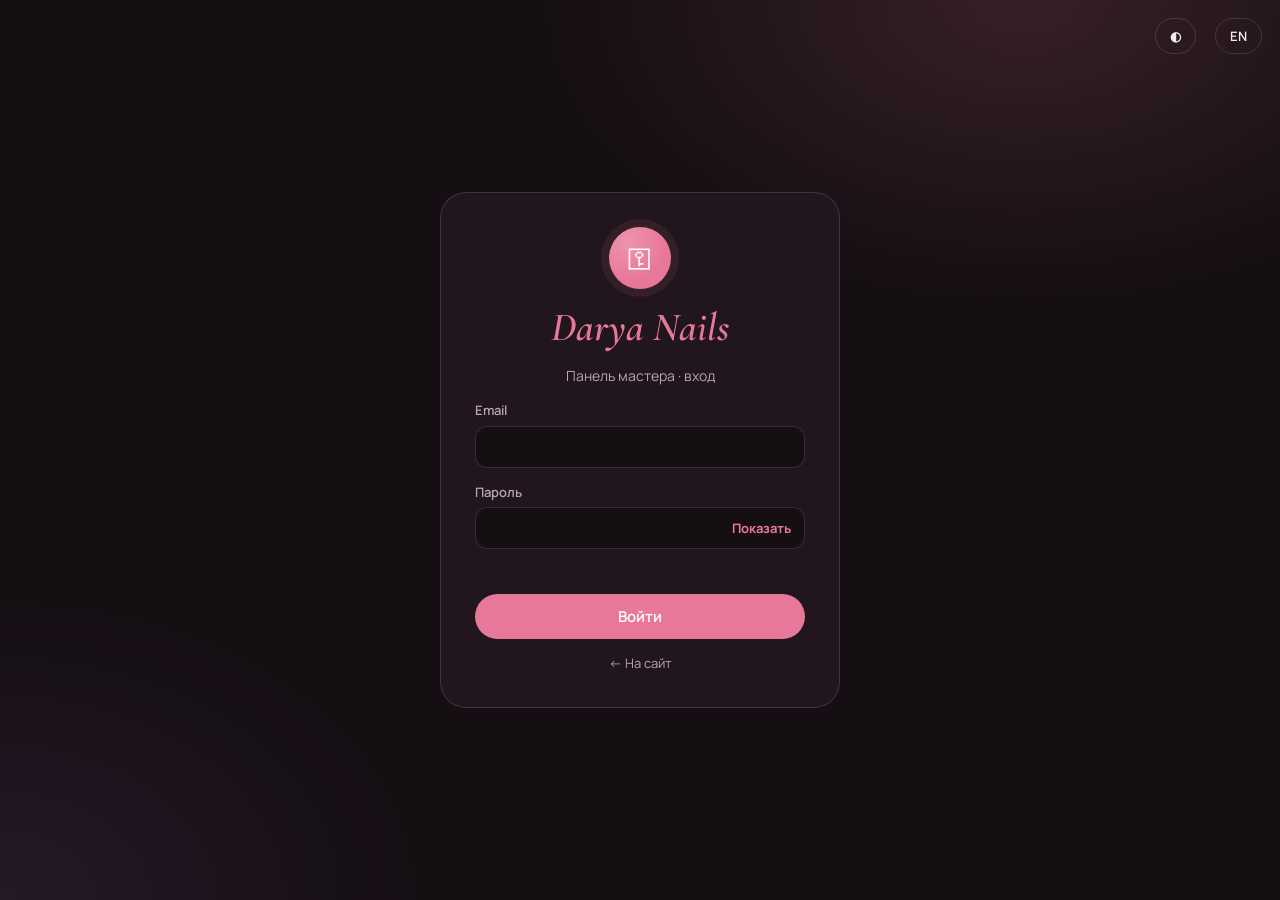
<file: admin.html>
<!DOCTYPE html>
<html lang="ru" data-theme="dark">
<head>
<meta charset="UTF-8"><meta name="viewport" content="width=device-width, initial-scale=1, viewport-fit=cover"><meta name="robots" content="noindex">
<title>Darya Nails — Dashboard</title>
<link href="https://fonts.googleapis.com/css2?family=Cormorant+Garamond:ital,wght@1,600&family=Manrope:wght@400;500;600;700&display=swap" rel="stylesheet">
<link rel="stylesheet" href="admin.css">
<script>try{document.documentElement.dataset.theme=localStorage.getItem("dnAdminTheme")||"dark"}catch(e){}</script>
</head>
<body>
<section id="login" class="login" hidden>
  <button class="ghost themebtn lg-t" type="button" aria-label="Theme">◐</button><button class="ghost langbtn lg-l" type="button">EN</button>
  <form id="lf" class="lcard">
    <div class="lock">⚿</div><div class="logo">Darya Nails</div><p class="mut">Studio dashboard · sign in</p>
    <label>Email<input name="email" type="email" autocomplete="username" required></label>
    <label>Password<span class="pw"><input name="pass" type="password" autocomplete="current-password" required><button class="eye" type="button" id="eye">Show</button></span></label>
    <p class="err" id="lerr"></p><button class="btn" id="lbtn">Sign in</button>
    <a class="mut back" href="../index.html">← Back to website</a>
  </form>
</section>
<div id="app" class="app" hidden>
  <aside><div class="logo">Darya Nails</div><nav id="nav"></nav>
    <div class="side-f"><span id="who" class="mut"></span><div><button class="ghost langbtn" type="button">RU</button><button class="ghost themebtn" id="theme">◐ Theme</button><button class="ghost" id="out">Sign out</button></div></div></aside>
  <main><h1 id="title"></h1><div id="view"></div></main>
</div>
<dialog id="dlg"></dialog>
<dialog id="lb"><img id="lbi" alt=""></dialog>
<script type="module" src="admin.js"></script>
</body></html>
</file>
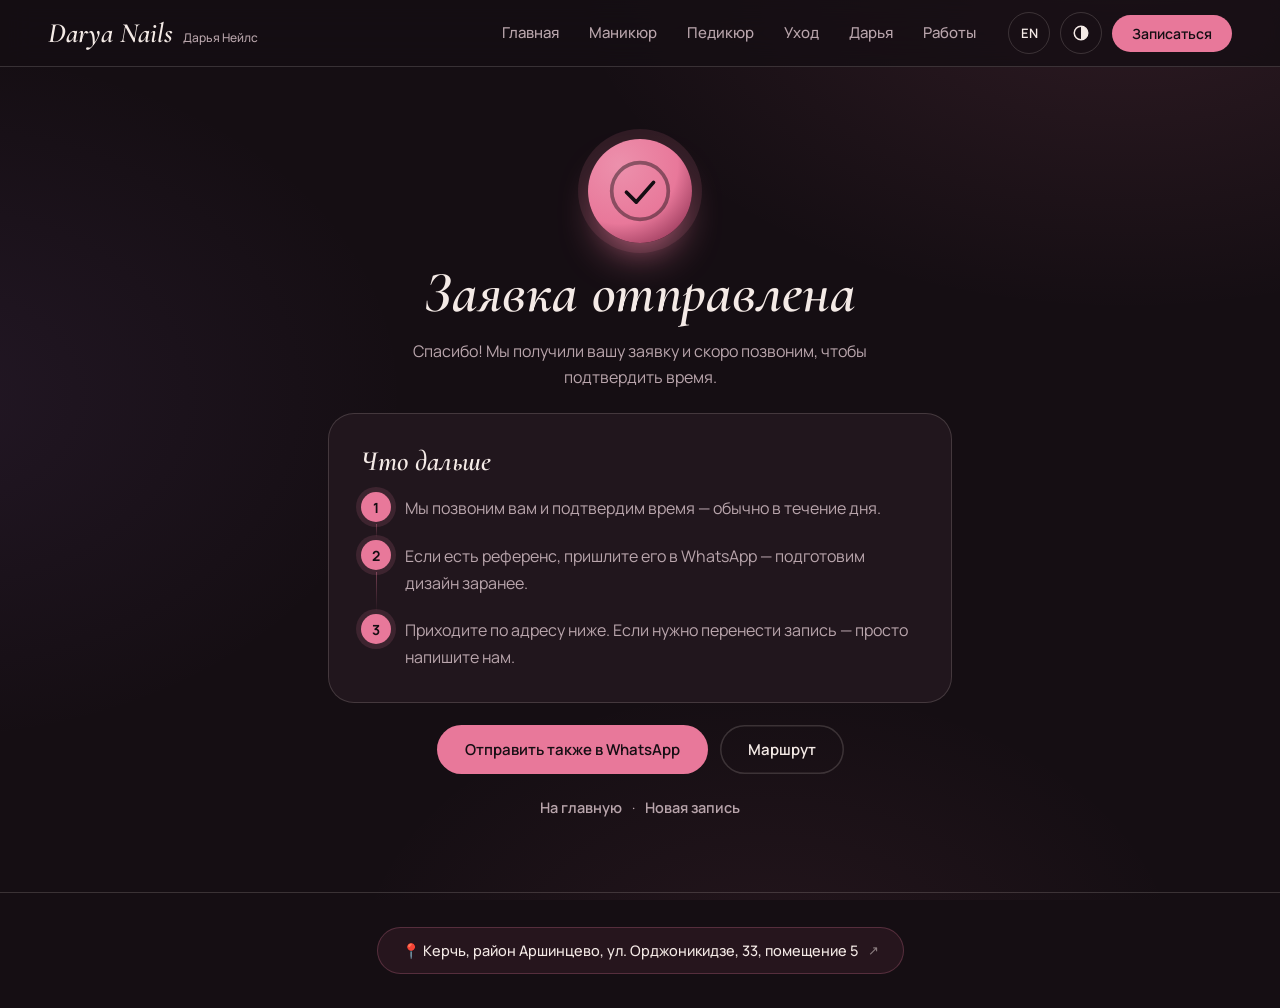
<file: success.html>
<!DOCTYPE html>
<html lang="ru" data-theme="dark">
<head>
<meta charset="UTF-8">
<meta name="viewport" content="width=device-width, initial-scale=1">
<title>Darya Nails — Заявка отправлена</title>
<meta name="robots" content="noindex">
<meta name="theme-color" content="#B0204F">
<link rel="icon" href="data:image/svg+xml,%3Csvg xmlns='http://www.w3.org/2000/svg' viewBox='0 0 100 100'%3E%3Ctext y='.9em' font-size='90'%3E%F0%9F%92%85%3C/text%3E%3C/svg%3E">
<link href="https://fonts.googleapis.com/css2?family=Cormorant+Garamond:ital,wght@0,500;0,600;1,500;1,600&family=Manrope:wght@400;500;600&subset=cyrillic,latin&display=swap" rel="stylesheet">
<script>try{document.documentElement.dataset.theme=localStorage.getItem("dnTheme2")||"dark"}catch(e){}</script>
<link rel="stylesheet" href="base.css?v=20261017">
<link rel="stylesheet" href="style.css">
<link rel="stylesheet" href="loader.css">
<link rel="stylesheet" href="success.css">
<link rel="stylesheet" href="mobile.css?v=20261017">
</head>
<body data-page="success" data-title="title.ok">
<div id="boot" role="status" aria-live="polite"><div class="boot-in"><div class="boot-logo">Darya<i>Nails</i></div><div class="boot-bar"><i></i></div><p id="bootp"></p><button class="btn o sm" type="button" onclick="location.reload()" id="bootb"></button></div></div>
<script>(function(){var ru=true;try{ru=(localStorage.getItem("dnLang")||"ru")!=="en"}catch(e){}
var p=document.getElementById("bootp"),b=document.getElementById("bootb"),n=document.getElementById("boot");
if(b)b.textContent=ru?"Обновить страницу":"Reload page";
setTimeout(function(){if(p&&document.getElementById("boot")){p.textContent=ru?"Загружаем… ещё секунду":"Loading… just a moment";p.className="show"}},1800);
setTimeout(function(){var e=document.getElementById("boot");if(e)e.classList.add("slow")},7000);
setTimeout(function(){var e=document.getElementById("boot");if(e)e.remove()},15000)})();</script>
<!-- same pink veil the home page fades in with -> the two pages feel like one continuous move -->
<div class="curtain arrive" id="arrive" aria-hidden="true"><span>Darya Nails</span></div>
<script>
(function(){
  var c=document.getElementById("arrive");
  function rm(){if(c&&c.parentNode)c.remove()}
  c.addEventListener("animationend",function(e){if(e.target===c)rm()});
  setTimeout(function(){document.body.classList.add("ready");rm()},6000);   /* safety net */
})();
</script>
<header id="hd"></header>

<main id="top">
  <div class="ok-fx" id="okfx" aria-hidden="true"></div>
  <section class="ok-wrap">
    <div class="ok-head">
      <div class="ok-badge" aria-hidden="true"><i class="ok-pulse"></i><i class="ok-pulse p2"></i>
        <svg viewBox="0 0 52 52" width="64" height="64" fill="none" stroke="currentColor" stroke-width="3" stroke-linecap="round" stroke-linejoin="round">
          <circle class="ok-ring" cx="26" cy="26" r="23"/>
          <path class="ok-tick" d="M15 27l8 8 14-16"/>
        </svg>
      </div>
      <p class="ok-no" id="okno" hidden></p>
      <h1 data-i18n="ok.h"></h1>
      <p class="ok-lead" id="oktext"></p>
    </div>

    <div class="cardx ok-card" id="okcard" hidden>
      <dl class="ok-list" id="oklist"></dl>
    </div>

    <div class="cardx ok-steps">
      <h2 data-i18n="ok.next"></h2>
      <ol class="ok-tl">
        <li><i>1</i><span data-i18n="ok.s1"></span></li>
        <li><i>2</i><span id="oks2" data-i18n="ok.s2"></span></li>
        <li><i>3</i><span data-i18n="ok.s3"></span></li>
      </ol>
    </div>

    <div class="ok-actions">
      <a class="btn" id="okwa" href="#" target="_blank" rel="noopener" data-i18n="ok.wa"></a>
      <button class="btn o" id="okcal" type="button" data-i18n="ok.cal" hidden></button>
      <a class="btn o" id="okmap" href="#" target="_blank" rel="noopener" data-i18n="ok.map"></a>
    </div>
    <div class="ok-links">
      <a href="index.html" data-i18n="ok.home"></a>
      <span aria-hidden="true">·</span>
      <a href="index.html#book" data-i18n="ok.again"></a>
    </div>
  </section>
</main>

<footer id="ft"></footer>
<script type="module" src="common.js"></script>
<script type="module" src="success.js"></script>
</body>
</html>
</file>
<file: admin.css>
:root{--bg:#FAF5F0;--card:#fff;--ink:#22141B;--mut:#6B5660;--line:rgba(34,20,27,.1);--acc:#B3204F;--soft:color-mix(in srgb,var(--acc) 9%,transparent);--ok:#1c9a5b;--warn:#c27a0a;--bad:#d4254f;--r:18px;--sh:0 14px 34px -24px rgba(120,40,70,.5)}
[data-theme=dark]{--bg:#150E13;--card:#21161D;--ink:#F4EAE6;--mut:#B9A5AC;--line:rgba(244,234,230,.14);--acc:#E8789A;--sh:none}
*{box-sizing:border-box;margin:0}[hidden]{display:none!important}
body{font:15px/1.55 Manrope,Segoe UI,Arial,sans-serif;background:var(--bg);color:var(--ink);min-height:100vh}
button,input,select,textarea{font:inherit;color:inherit}
.logo{font:italic 600 28px Cormorant Garamond,Georgia,serif;color:var(--acc)}.mut{color:var(--mut);font-size:14px}
.app{display:grid;grid-template-columns:240px 1fr;min-height:100vh}
aside{position:sticky;top:0;height:100vh;padding:22px 14px;display:flex;flex-direction:column;gap:18px;background:var(--card);border-right:1px solid var(--line)}
nav{display:grid;gap:4px}nav button{display:flex;gap:12px;align-items:center;padding:11px 14px;border:0;border-radius:12px;background:none;cursor:pointer;color:var(--mut);font-weight:600;text-align:left;transition:.25s}
nav button i{font-style:normal;width:20px;text-align:center}nav button:hover{background:var(--soft);color:var(--acc)}nav button.on{background:var(--acc);color:#fff}
.side-f{margin-top:auto;display:grid;gap:8px}.side-f div{display:flex;gap:6px}
main{padding:clamp(18px,3vw,38px);min-width:0}h1{font:italic 600 clamp(32px,4vw,44px)/1.1 Cormorant Garamond,serif;margin-bottom:22px}
.card{background:var(--card);border:1px solid var(--line);border-radius:var(--r);padding:20px;box-shadow:var(--sh)}
.grid{display:grid;gap:16px;grid-template-columns:repeat(auto-fill,minmax(230px,1fr))}.two{display:grid;gap:16px;grid-template-columns:repeat(auto-fit,minmax(300px,1fr));margin-top:16px}
.kpi b{display:block;font-size:28px;margin-top:4px}.kpi span{color:var(--mut);font-size:13px;font-weight:600}
h3{font-size:16px;margin-bottom:12px}
.bars{display:flex;align-items:flex-end;gap:12px;height:170px}.bars div{flex:1;display:flex;flex-direction:column;justify-content:flex-end;align-items:center;height:100%;gap:6px;font-size:12px;color:var(--mut)}
.bars i{width:100%;border-radius:10px 10px 4px 4px;background:linear-gradient(var(--acc),color-mix(in srgb,var(--acc) 45%,transparent));min-height:4px}
.row{display:flex;justify-content:space-between;gap:12px;align-items:center;padding:10px 0;border-bottom:1px solid var(--line)}.row:last-child{border:0}
.btn,.ghost,.sm{border:0;cursor:pointer;border-radius:99px;font-weight:600;transition:.25s}
.btn{background:var(--acc);color:#fff;padding:11px 24px}.btn:hover{filter:brightness(1.08);transform:translateY(-1px)}
.ghost{background:none;border:1px solid var(--line);padding:7px 14px;font-size:13px}.ghost:hover{border-color:var(--acc);color:var(--acc)}
.sm{background:var(--soft);color:var(--acc);padding:6px 14px;font-size:13px}.sm.d{color:var(--bad);background:color-mix(in srgb,var(--bad) 10%,transparent)}
.tabs{display:flex;gap:8px;flex-wrap:wrap;margin-bottom:16px;align-items:center}.tabs .btn{margin-left:auto}
.pill{display:inline-block;padding:2px 11px;border-radius:99px;font-size:12px;font-weight:700;background:var(--soft);color:var(--acc)}.pill.ok{color:var(--ok);background:color-mix(in srgb,var(--ok) 12%,transparent)}.pill.wr{color:var(--warn);background:color-mix(in srgb,var(--warn) 14%,transparent)}.pill.bd{color:var(--bad);background:color-mix(in srgb,var(--bad) 10%,transparent)}
.it{padding:0;overflow:hidden;display:flex;flex-direction:column}.it img,.ph{width:100%;aspect-ratio:4/3;object-fit:cover;background:var(--soft);display:block}.it .b{padding:14px;display:grid;gap:6px;flex:1}.it .a{display:flex;gap:6px;padding:0 14px 14px}
s{color:var(--mut);font-size:13px}.off{color:var(--ok);font-weight:700;font-size:13px}
.bk{display:grid;gap:14px;margin-bottom:12px}.bk .top{display:flex;justify-content:space-between;gap:10px;flex-wrap:wrap;align-items:center}.bk .meta{display:flex;flex-wrap:wrap;gap:6px 22px;color:var(--mut);font-size:14px}.bk .meta b{color:var(--ink)}.th{display:flex;gap:6px}.th img{width:48px;height:48px;border-radius:10px;object-fit:cover}
label{display:grid;gap:5px;font-size:13px;font-weight:600;color:var(--mut)}
input,select,textarea{background:var(--bg);border:1.5px solid var(--line);border-radius:12px;padding:10px 12px;width:100%;color:var(--ink)}input:focus,select:focus,textarea:focus{outline:none;border-color:var(--acc)}
form.f{display:grid;gap:14px}.f .c2{display:grid;grid-template-columns:1fr 1fr;gap:12px}.err{color:var(--bad);min-height:1.2em;font-size:14px}
dialog{border:0;border-radius:22px;padding:24px;width:min(560px,94vw);background:var(--card);color:var(--ink);max-height:92vh}dialog::backdrop{background:rgba(12,6,10,.65);backdrop-filter:blur(4px)}
.login{min-height:100vh;display:grid;place-items:center;padding:20px;background:radial-gradient(800px 500px at 80% 0,rgba(238,170,196,.35),transparent 60%),var(--bg)}
.lcard{width:min(400px,100%);display:grid;gap:14px;background:var(--card);padding:34px;border-radius:26px;border:1px solid var(--line);box-shadow:var(--sh);text-align:center}.lcard label{text-align:left}.lcard .logo{font-size:40px}
.toast{position:fixed;left:50%;bottom:22px;transform:translateX(-50%);background:var(--ink);color:var(--bg);padding:11px 22px;border-radius:99px;z-index:99}
.note{background:var(--soft);padding:12px 16px;border-radius:12px;margin-bottom:16px;font-size:14px}.tw{overflow-x:auto}
@media(max-width:860px){.app{grid-template-columns:1fr}aside{position:static;height:auto;padding:12px;flex-direction:row;align-items:center;flex-wrap:wrap}aside .logo{font-size:22px}nav{display:flex;order:3;width:100%;overflow-x:auto}nav button{white-space:nowrap;padding:9px 12px}.side-f{margin:0 0 0 auto;display:flex;align-items:center}.side-f .mut{display:none}.f .c2{grid-template-columns:1fr}}

.lock{width:62px;height:62px;margin:0 auto;border-radius:50%;display:grid;place-items:center;font-size:26px;color:#fff;background:radial-gradient(circle at 30% 25%,color-mix(in srgb,var(--acc) 80%,#fff),var(--acc) 60%);box-shadow:0 0 0 8px var(--soft)}
.login{position:relative}.lg-l{position:absolute;top:18px;right:18px}.back{font-size:13px}.back:hover{color:var(--acc)}
.pw{position:relative;display:block}.pw input{padding-right:70px}.eye{position:absolute;right:8px;top:50%;transform:translateY(-50%);border:0;background:none;color:var(--acc);font-weight:700;cursor:pointer;font-size:13px}

[data-theme=dark] .login{background:radial-gradient(800px 500px at 80% 0,rgba(232,120,154,.16),transparent 60%),radial-gradient(700px 500px at 0 100%,rgba(150,100,190,.12),transparent 60%),var(--bg)}
.lg-t{position:absolute;top:18px;right:84px}
.th img,.it>img{cursor:zoom-in;transition:transform .3s}.it>img:hover{transform:scale(1.02)}
#lb{background:none;padding:0;border-radius:18px;max-width:94vw;overflow:visible}#lb img{display:block;max-width:94vw;max-height:90vh;border-radius:18px;box-shadow:0 30px 80px -20px #000;cursor:zoom-out}
#lb[open]{animation:lbIn .3s ease both}@keyframes lbIn{from{opacity:0;transform:scale(.96)}}
a{color:inherit;text-decoration:none}
.bk .meta a{color:#fff;font-weight:700}[data-theme=light] .bk .meta a{color:var(--ink)}.bk .meta a:hover{color:var(--acc)}
.ghost{white-space:nowrap}.side-f div{flex-wrap:wrap}

.durbox{display:grid;gap:10px;padding:14px;border:1px solid var(--line);border-radius:16px;background:var(--soft)}
.qk{display:flex;gap:6px;flex-wrap:wrap;align-items:center}.dtxt{font-weight:600;color:var(--acc)}

.seg{display:flex;gap:4px}.sm.on{background:var(--acc);color:#fff}.tabs .seg+.btn{margin-left:auto}.tabs .btn{margin-left:auto}
.tb{width:100%;border-collapse:collapse;min-width:720px}.tb th{text-align:left;font-size:12px;text-transform:uppercase;letter-spacing:.06em;color:var(--mut);padding:8px 10px}
.tb td{padding:10px;border-top:1px solid var(--line);vertical-align:middle}.tb img{width:56px;height:56px;border-radius:12px;object-fit:cover;cursor:zoom-in;display:block}
.tb input{width:104px}.tb select{width:auto;min-width:120px}.tb .ac{white-space:nowrap}.tb .ac .sm{margin-right:6px}

.pvwrap{display:grid;place-items:center;padding:10px;background:var(--soft);border-radius:16px}
.ph2{height:210px;width:auto;max-width:100%;border-radius:12px;background:var(--bg);transition:aspect-ratio .3s}
.c3{display:grid;grid-template-columns:repeat(3,1fr);gap:12px}@media(max-width:560px){.c3{grid-template-columns:1fr}}

/* Centre every open dialog (lightbox + edit forms). `*{margin:0}` above removes the browser's default auto-centering. */
dialog[open]{position:fixed!important;inset:auto!important;top:50%!important;left:50%!important;margin:0!important;translate:-50% -50%}
dialog{overflow:auto}#lb{overflow:visible}

/* ==========================================================
   Admin on phones (<=860px): top bar + bottom tab bar,
   tables become labelled cards, forms/dialogs fit the screen
   ========================================================== */
@media(max-width:860px){
  html{-webkit-text-size-adjust:100%}
  body{font-size:14.5px;overflow-x:hidden}
  .app{display:block}

  /* top bar: logo + language / theme / sign out */
  aside{position:sticky;top:0;z-index:20;height:auto;flex-direction:row;align-items:center;justify-content:space-between;flex-wrap:wrap;gap:8px;
    padding:10px 12px;padding-top:max(10px,env(safe-area-inset-top));border-right:0;border-bottom:1px solid var(--line)}
  aside .logo{font-size:22px}
  .side-f{margin:0;display:flex;align-items:center}
  .side-f .mut{display:none}
  .side-f div{display:flex;gap:6px;flex-wrap:nowrap}
  .ghost{padding:8px 11px;font-size:12.5px}

  /* bottom tab bar (thumb reach), scrolls sideways */
  nav{position:fixed;left:0;right:0;bottom:0;z-index:25;display:flex;gap:2px;overflow-x:auto;
    padding:6px 8px calc(6px + env(safe-area-inset-bottom));background:var(--card);border-top:1px solid var(--line);
    box-shadow:0 -10px 30px -20px rgba(0,0,0,.55);scrollbar-width:none;-webkit-overflow-scrolling:touch}
  nav::-webkit-scrollbar{display:none}
  nav button{flex:0 0 auto;width:78px;flex-direction:column;justify-content:center;gap:3px;padding:7px 4px;
    font-size:11px;line-height:1.15;text-align:center;overflow-wrap:anywhere;border-radius:12px}
  nav button i{width:auto;font-size:19px;line-height:1}

  main{padding:14px 12px calc(92px + env(safe-area-inset-bottom))}
  h1{font-size:30px;margin-bottom:14px}
  h3{font-size:15px}
  .toast{bottom:calc(84px + env(safe-area-inset-bottom));width:max-content;max-width:92vw;border-radius:18px;font-size:14px}

  /* cards & grids */
  .card{padding:14px;border-radius:16px}
  .grid{grid-template-columns:repeat(auto-fill,minmax(140px,1fr));gap:10px}
  .kpi b{font-size:21px;overflow-wrap:anywhere}
  .two{grid-template-columns:1fr;gap:12px;margin-top:12px}
  .bars{height:130px;gap:6px}
  .btn{padding:12px 20px}
  .sm{padding:9px 14px}
  .it .b{padding:10px}
  .it .a{padding:0 10px 10px;gap:6px}.it .a .sm{flex:1}
  #wdrop{padding:16px}

  /* toolbars (search / filter / add) */
  .tabs{gap:8px}
  .tabs>input,.tabs>select{max-width:none!important;width:100%!important;flex:1 1 100%}
  .tabs>.mut{flex:1}
  .tabs .seg{flex:none}
  .tabs .btn{margin-left:0;width:100%}

  /* bookings */
  .bk{gap:10px}
  .bk .top{flex-direction:column;align-items:stretch;gap:8px}
  .bk .top>b{font-size:16px}
  .bk .top>span{display:flex;gap:8px;align-items:center}
  .bk .top select{flex:1;width:auto}
  .bk .meta{display:grid;gap:0;font-size:14px}
  .bk .meta span{display:flex;justify-content:space-between;gap:12px;padding:7px 0;border-top:1px solid var(--line)}
  .bk .meta b{text-align:right;overflow-wrap:anywhere}
  .th img{width:48px;height:48px}
  .bk .sm.d{width:100%;padding:11px}

  /* payments / simple rows: name on top, price + buttons below */
  .row{flex-wrap:wrap}
  .row>span:first-child{flex:1 1 140px;min-width:0;overflow-wrap:anywhere}
  .two .row>span[style]{flex:1 1 100%;justify-content:space-between;flex-wrap:wrap}
  .two .row>span[style] b{margin-right:auto}
  .two .row .sm{flex:1;padding:9px 10px}

  /* services table -> one labelled card per service */
  .card.tw{padding:0;background:none;border:0;box-shadow:none;overflow:visible}
  .tb{min-width:0;display:block}
  .tb thead{display:none}
  .tb tbody{display:grid;gap:10px}
  .tb tr{display:grid;grid-template-columns:repeat(3,1fr);gap:10px;padding:12px;background:var(--card);border:1px solid var(--line);border-radius:16px}
  .tb td{display:block;padding:0;border:0;min-width:0}
  .tb td:nth-child(2){grid-column:span 2;align-self:center;font-weight:600;overflow-wrap:anywhere}
  .tb td:nth-child(6),.tb td:nth-child(7){grid-column:1/-1}
  .tb td:nth-child(n+3):nth-child(-n+6)::before{display:block;margin-bottom:4px;font-size:11px;font-weight:700;letter-spacing:.05em;text-transform:uppercase;color:var(--mut)}
  .tb td:nth-child(3)::before{content:"Price"}
  .tb td:nth-child(4)::before{content:"Old price"}
  .tb td:nth-child(5)::before{content:"Discount"}
  .tb td:nth-child(6)::before{content:"Duration"}
  html[lang=ru] .tb td:nth-child(3)::before{content:"Цена"}
  html[lang=ru] .tb td:nth-child(4)::before{content:"Старая цена"}
  html[lang=ru] .tb td:nth-child(5)::before{content:"Скидка"}
  html[lang=ru] .tb td:nth-child(6)::before{content:"Длительность"}
  .tb input{width:100%}.tb select{width:100%;min-width:0}
  .tb .ac{display:flex;gap:8px}.tb .ac .sm{flex:1;margin:0;padding:11px}

  /* forms */
  input,select,textarea{font-size:16px}
  .f .c2,.c3{grid-template-columns:1fr}
  .lcard{padding:26px 20px;border-radius:22px}
  .login{min-height:100dvh}
  .lg-t{right:76px}

  /* edit dialogs: almost full screen, Save/Cancel stay visible */
  dialog{padding:16px;width:96vw;max-height:94dvh;border-radius:18px}
  dialog .c2:has(input[type=number]){grid-template-columns:1fr 1fr}
  dialog .f>.c2:last-child{grid-template-columns:1fr 1fr;position:sticky;bottom:-16px;margin:0 -16px -16px;padding:12px 16px;background:var(--card);border-top:1px solid var(--line);z-index:2}
  .ph2{height:170px}
}
@media(hover:none){.btn:hover{transform:none;filter:none}}
</file>
<file: base.css>
/* ==========================================================
   base.css — shared by every page (site + admin)
   Tokens, header, buttons, forms, dialogs, toast, transitions
   ========================================================== */
:root{
  --bg:#FAF5F0;--ink:#22141B;--mut:#6B5660;--card:#FFFFFF;--line:rgba(34,20,27,.12);
  --acc:#B3204F;--acc-deep:#6D1233;--on:#fff;--ok:#1c9a5b;--bad:#d4254f;
  --serif:"Cormorant Garamond",Georgia,serif;--sans:"Manrope","Segoe UI",Arial,sans-serif;
  --e:cubic-bezier(.2,.7,.2,1);--r:22px;--pad:clamp(16px,4vw,48px);
  --glow:color-mix(in srgb,var(--acc) 38%,transparent);
  --halo:0 0 0 1px color-mix(in srgb,var(--acc) 30%,transparent),0 12px 34px -14px var(--glow);
}
[data-theme=dark]{
  --bg:#150E13;--ink:#F4EAE6;--mut:#B9A5AC;--card:#21161D;--line:rgba(244,234,230,.16);
  --acc:#E8789A;--acc-deep:#7a1f43;--on:#150E13;
  --glow:color-mix(in srgb,var(--acc) 34%,transparent);
}
html{background:var(--bg);color-scheme:light}
[data-theme=dark]{color-scheme:dark}
*{box-sizing:border-box;margin:0;-webkit-tap-highlight-color:transparent}
html{scroll-behavior:smooth;scroll-padding-top:84px}
body{min-height:100vh;display:flex;flex-direction:column;font:16px/1.65 var(--sans);background:var(--bg);color:var(--ink);transition:background .5s var(--e),color .5s var(--e),opacity .3s ease;overflow-x:hidden;-webkit-font-smoothing:antialiased}
body>main{flex:1}
a{color:inherit;text-decoration:none}
img{max-width:100%}
[hidden]{display:none!important}
:focus-visible{outline:2px solid var(--acc);outline-offset:3px}

/* Soft rose / lilac background (no yellow tones) */
[data-theme=light] body{background:
  radial-gradient(900px 560px at 88% -4%,rgba(238,170,196,.34),transparent 62%),
  radial-gradient(780px 560px at -6% 44%,rgba(206,170,220,.20),transparent 62%),
  radial-gradient(700px 480px at 60% 108%,rgba(238,186,204,.18),transparent 60%),var(--bg);background-attachment:fixed}
[data-theme=dark] body{background:
  radial-gradient(900px 560px at 88% -4%,rgba(232,120,154,.12),transparent 62%),
  radial-gradient(780px 560px at -6% 44%,rgba(150,100,190,.10),transparent 62%),
  radial-gradient(700px 480px at 60% 108%,rgba(232,120,154,.07),transparent 60%),var(--bg);background-attachment:fixed}

/* ---------- Header ---------- */
header.site{position:sticky;top:0;z-index:30;display:flex;align-items:center;gap:18px;padding:12px var(--pad);
  background:color-mix(in srgb,var(--bg) 80%,transparent);backdrop-filter:blur(16px) saturate(1.2);border-bottom:1px solid var(--line);transition:background .5s var(--e),border-color .5s var(--e)}
.brand{display:flex;align-items:baseline;gap:10px;margin-right:auto;font:italic 600 28px/1 var(--serif);white-space:nowrap}
.brand small{font:500 12px var(--sans);font-style:normal;color:var(--mut)}
.brand a{font:500 13px var(--sans);font-style:normal;color:var(--mut);transition:color .3s}
.brand a:hover{color:var(--acc)}
nav.main{display:flex;gap:2px}
nav.main a{padding:8px 14px;border-radius:99px;font-weight:500;font-size:15px;color:var(--mut);transition:color .35s var(--e),background .35s var(--e)}
nav.main a:hover,nav.main a[aria-current=page],nav.main a[aria-current=location]{color:var(--acc);background:color-mix(in srgb,var(--acc) 10%,transparent)}
.tools{display:flex;align-items:center;gap:10px}
.ic{width:42px;height:42px;border-radius:50%;border:1px solid var(--line);background:none;color:var(--ink);cursor:pointer;font:600 13px var(--sans);transition:box-shadow .4s var(--e),border-color .4s var(--e),transform .3s var(--e)}
.ic svg{display:block;margin:auto}
.ic:hover{border-color:var(--acc);box-shadow:0 0 18px -2px var(--glow)}
.ic:active{transform:scale(.94)}
.burger{display:none;place-items:center;font-size:18px}
@media(max-width:980px){
  .burger{display:grid}
  nav.main{display:none;position:absolute;top:100%;left:0;right:0;flex-direction:column;gap:0;padding:8px var(--pad) 16px;background:var(--bg);border-bottom:1px solid var(--line);box-shadow:0 24px 40px -28px rgba(0,0,0,.35)}
  nav.main.open{display:flex;animation:menuIn .35s var(--e) both}
  nav.main a{padding:12px 6px;border-radius:0;border-bottom:1px solid var(--line)}
  .brand small{display:none}
}
@keyframes menuIn{from{opacity:0;transform:translateY(-8px)}}
@media(max-width:640px){#hcall{display:none}}

/* ---------- Buttons ---------- */
.btn{display:inline-flex;align-items:center;justify-content:center;line-height:1.25;font:600 15px var(--sans);padding:14px 28px;border-radius:99px;border:0;cursor:pointer;text-align:center;background:var(--acc);color:var(--on);transition:transform .35s var(--e),box-shadow .35s var(--e),filter .35s}
.btn:hover{transform:translateY(-2px);box-shadow:0 0 0 5px color-mix(in srgb,var(--acc) 18%,transparent),0 12px 30px -10px var(--acc)}
.btn:active{transform:translateY(0) scale(.98);box-shadow:0 0 0 8px color-mix(in srgb,var(--acc) 22%,transparent),0 6px 16px -8px var(--acc);transition-duration:.12s}
.btn.o{background:none;color:var(--ink);box-shadow:inset 0 0 0 1.5px var(--line)}
.btn.o:hover{box-shadow:inset 0 0 0 1.5px var(--acc),0 0 22px -8px var(--glow)}
.btn.o:active{box-shadow:inset 0 0 0 1.5px var(--acc),0 0 0 6px color-mix(in srgb,var(--acc) 16%,transparent)}
.btn.sm{padding:9px 20px;font-size:14px;white-space:nowrap}
.btn[disabled]{opacity:.55;pointer-events:none}

/* soft sheen across filled buttons */
.btn:not(.o)::after{content:"";position:absolute;inset:0;transform:translateX(-120%);pointer-events:none;
  background:linear-gradient(100deg,transparent 30%,rgba(255,255,255,.28) 50%,transparent 70%);transition:transform .9s var(--e)}
.btn:not(.o):hover::after{transform:translateX(120%)}

/* ---------- Click light (ripple) ---------- */
.btn,.ch,.card,.ic,.w,.up,.chip span,.tabs button,.b{position:relative;overflow:hidden}
.rip{--rc:color-mix(in srgb,var(--acc) 42%,transparent);position:absolute;z-index:3;border-radius:50%;pointer-events:none;
  background:radial-gradient(circle,var(--rc) 0%,transparent 68%);transform:scale(0);opacity:.9;animation:rip .8s var(--e) forwards}
.btn:not(.o) .rip,.ch.main .rip,.b.p .rip,.tabs button[aria-selected=true] .rip,.chip input:checked+span .rip,.b[aria-pressed=true] .rip{--rc:rgba(255,255,255,.55)}
@keyframes rip{to{transform:scale(1);opacity:0}}

/* ---------- Forms ---------- */
label{display:grid;gap:6px;font-size:14px;font-weight:600;color:var(--mut)}
input,select,textarea{font:500 16px var(--sans);color:var(--ink);background:var(--card);border:1.5px solid var(--line);border-radius:14px;padding:12px 14px;max-width:100%;transition:border-color .35s var(--e),box-shadow .35s var(--e),background .35s}
input:hover,select:hover,textarea:hover{border-color:color-mix(in srgb,var(--acc) 45%,var(--line))}
input:focus,select:focus,textarea:focus{outline:none;border-color:var(--acc);box-shadow:0 0 0 4px color-mix(in srgb,var(--acc) 16%,transparent),0 8px 22px -12px var(--glow)}
textarea{resize:vertical}

/* ---------- Dialogs & toast ---------- */
dialog{border:0;border-radius:16px;padding:0;max-width:92vw;max-height:92vh;background:none;overflow:visible}
/* always dead-centre, independent of the browser's default dialog margins */
dialog[open]{position:fixed!important;inset:auto!important;top:50%!important;left:50%!important;margin:0!important;translate:-50% -50%}
dialog[open]{animation:dlgIn .4s var(--e) both}
dialog img{display:block;max-width:92vw;max-height:88vh;border-radius:16px}
dialog::backdrop{background:rgba(12,6,10,.72);backdrop-filter:blur(4px);animation:fadeOnly .4s ease both}
@keyframes dlgIn{from{opacity:0;transform:translateY(14px) scale(.97)}}
@keyframes fadeOnly{from{opacity:0}}
.toast{position:fixed;left:50%;bottom:24px;transform:translateX(-50%);z-index:60;max-width:90vw;padding:12px 22px;border-radius:99px;text-align:center;background:var(--ink);color:var(--bg);box-shadow:0 14px 34px -14px rgba(0,0,0,.5);animation:rise .45s var(--e)}
@keyframes rise{from{opacity:0;transform:translate(-50%,14px)}}

/* ---------- Footer ---------- */
footer.site{padding:34px var(--pad);text-align:center;border-top:1px solid var(--line);display:flex;justify-content:center}
.ft-addr{display:inline-flex;align-items:center;gap:10px;padding:12px 24px;border-radius:99px;
  background:color-mix(in srgb,var(--acc) 8%,transparent);border:1px solid color-mix(in srgb,var(--acc) 25%,transparent);
  color:var(--ink);font-weight:500;font-size:14.5px;max-width:42em;line-height:1.45;
  transition:transform .35s var(--e),border-color .35s,box-shadow .35s,background .35s}
.ft-addr::after{content:"↗";font-size:13px;opacity:.5;transition:transform .3s var(--e),opacity .3s}
.ft-addr:hover{transform:translateY(-2px);border-color:var(--acc);background:color-mix(in srgb,var(--acc) 14%,transparent);box-shadow:0 0 28px -8px var(--acc)}
.ft-addr:hover::after{transform:translate(2px,-2px);opacity:1}
@media(max-width:560px){.ft-addr{font-size:13px;padding:10px 18px}}

/* ---------- Loading + page transitions ---------- */
body:not(.ready) main,body:not(.ready) #hd,body:not(.ready) #ft{opacity:0;pointer-events:none}
body.ready main,body.ready #hd,body.ready #ft{opacity:1;transition:opacity .28s ease}
@keyframes breathe{from{opacity:.5;letter-spacing:0}to{opacity:1;letter-spacing:.02em}}

/* brand veil between pages: gentle fade, no hard wipe */
.curtain{position:fixed;inset:0;z-index:100;display:grid;place-items:center;pointer-events:all;color:#fff;
  background:radial-gradient(900px 600px at 50% 40%,color-mix(in srgb,var(--acc) 92%,#fff),var(--acc-deep));
  font:italic 600 clamp(44px,9vw,92px) var(--serif)}
.curtain span{animation:logoIn .45s .02s var(--e) both}
.curtain.out{animation:veilIn .32s var(--e) both}
.curtain.arrive{animation:veilOut .6s .12s var(--e) both}
@keyframes veilIn{from{opacity:0}to{opacity:1}}
@keyframes veilOut{from{opacity:1}to{opacity:0;visibility:hidden}}
@keyframes logoIn{from{opacity:0;transform:translateY(10px) scale(.96)}}

/* light page transition: short soft cross-fade, header stays put (no flash) */
@view-transition{navigation:auto}
html{background:var(--bg)}
header.site{view-transition-name:site-header}
::view-transition{background:var(--bg)}
::view-transition-old(root){animation:vtOut .16s ease both}
::view-transition-new(root){animation:vtIn .24s .04s ease both}
::view-transition-group(site-header),
::view-transition-old(site-header),
::view-transition-new(site-header){animation:none}
@keyframes vtOut{to{opacity:0}}
@keyframes vtIn{from{opacity:0}}

/* fallback for browsers without native page transitions (see common.js) */
body.leaving{opacity:0}

/* smooth colour change when the theme is switched */
.theming,.theming *,.theming *::before,.theming *::after{transition:background-color .5s var(--e),border-color .5s var(--e),color .5s var(--e),box-shadow .5s var(--e),fill .5s!important}


@media(prefers-reduced-motion:reduce){
  *,*::before,*::after{animation-duration:.01ms!important;animation-delay:0s!important;transition:none!important}
  .curtain,.rip{display:none}
  ::view-transition-group(*),::view-transition-old(*),::view-transition-new(*){animation:none!important}
}
</file>
<file: style.css>
/* ==========================================================
   style.css — public pages (home, recommended, success)
   Builds on base.css
   ========================================================== */
@keyframes in{from{opacity:0;transform:translateY(26px)}}

/* ---------- Sections ---------- */
.sec{max-width:1200px;margin:auto;padding:56px var(--pad)}
.sh{margin-bottom:28px}
.sh.split{display:flex;justify-content:space-between;align-items:end;gap:20px;flex-wrap:wrap}
h1,h2,h3{font-family:var(--serif)}
h2{font:600 clamp(34px,4.6vw,54px)/1.08 var(--serif);margin-bottom:8px}
.sub{color:var(--mut);max-width:36em}
.more-btn{display:block;margin:28px auto 0}
.empty{color:var(--mut);text-align:center;padding:24px 0}

/* ---------- Hero (التوهج هنا فقط) ---------- */
.hero{
  position:relative;
  display:flex;
  justify-content:center;
  align-items:center;
  gap:60px;
  min-height:min(72vh,720px);
  width:100%;
  margin:0 auto;
  padding:48px max(var(--pad), calc((100vw - 1320px) / 2));
  background:radial-gradient(
    600px circle at var(--mx,50%) var(--my,50%),
    color-mix(in srgb,var(--acc) 18%,transparent),
    transparent 80%
  );
  border:none;
  outline:none;
  box-shadow:none;
}

/* الخط الكبير للهيرو */
.hero h1{font:600 clamp(60px,10.5vw,150px)/.9 var(--serif);letter-spacing:-.02em;animation:in 1s var(--e) both}
.hero h1 i{display:block;margin-left:.9em;color:var(--acc);font-weight:500}
.hero p{max-width:29em;margin:24px 0 28px;color:var(--mut);font-size:19px}
.cta{display:flex;gap:12px;flex-wrap:wrap}

/* ---------- Hero photo: soft pink glow, intensifies on hover ---------- */
.arch{
  flex-shrink:0;width:min(35vw,400px);aspect-ratio:3/4;border-radius:32px;overflow:hidden;
  animation:in 1.2s .2s var(--e) both;margin-left:auto;position:relative;z-index:1;
  box-shadow:0 0 0 1px color-mix(in srgb,var(--acc) 22%,transparent),0 0 46px 4px color-mix(in srgb,var(--acc) 26%,transparent),0 34px 60px -34px color-mix(in srgb,var(--acc) 50%,transparent);
  transition:box-shadow .7s var(--e),transform .7s var(--e);
}
.arch:hover{
  transform:translateY(-4px) scale(1.015);
  box-shadow:0 0 0 1px color-mix(in srgb,var(--acc) 38%,transparent),0 0 78px 12px color-mix(in srgb,var(--acc) 36%,transparent),0 40px 70px -34px color-mix(in srgb,var(--acc) 60%,transparent);
}
.arch img{width:100%;height:100%;object-fit:cover;pointer-events:none;transition:transform 1.2s var(--e)}
.arch:hover img{transform:scale(1.04)}

@media(max-width:860px){
  .hero{flex-direction:column;align-items:flex-start;min-height:0;padding-top:32px}
  .hero h1 i{margin-left:.3em}
  .arch{display:none}   /* phones & small tablets: no hero photo, go straight to the content */
}

/* ---------- Cards (services, shop, recommended) ---------- */
.grid{display:grid;grid-template-columns:repeat(auto-fill,minmax(250px,1fr));gap:22px}
.card{display:flex;flex-direction:column;border:1px solid var(--line);border-radius:var(--r);background:var(--card);overflow:hidden;transition:transform .5s var(--e),box-shadow .5s,border-color .5s}
[data-theme=light] .card{box-shadow:0 18px 40px -28px rgba(120,40,70,.45)}
.card:hover{transform:translateY(-5px);box-shadow:0 0 34px -6px var(--glow);border-color:color-mix(in srgb,var(--acc) 40%,var(--line))}
.pic{position:relative;aspect-ratio:4/3;background:linear-gradient(160deg,#EBD0D8,#C98FA6);overflow:hidden}
.pic img{position:absolute;inset:0;width:100%;height:100%;transition:transform 1s var(--e)}
.card:hover .pic img{transform:scale(1.06)}
.tag{position:absolute;z-index:2;top:12px;padding:3px 12px;border-radius:99px;font-size:13px;font-weight:600}
.tag.off{left:12px;background:var(--acc);color:var(--on);box-shadow:0 0 16px var(--acc)}
.tag.kd{right:12px;background:var(--card);color:var(--ink)}
.cb{display:flex;flex-direction:column;flex:1;padding:18px 20px 20px}
.cb h3{font:600 25px/1.15 var(--serif)}
.cb p{margin:6px 0 12px;font-size:15px;line-height:1.5;color:var(--mut)}
.pr{margin-top:auto;padding-bottom:14px}
.pr b{font:600 26px var(--serif)}.pr s{margin-left:8px;color:var(--mut)}
.ca{display:flex;align-items:center;gap:16px;flex-wrap:wrap}
.lnk{color:var(--acc);font-weight:600;font-size:15px}.lnk:hover{text-decoration:underline}

/* sort bar */
.sort-bar label{display:flex;align-items:center;gap:10px;font-size:14px}
.sort-bar select{padding:8px 14px;border-radius:99px;font-size:14px;cursor:pointer;animation:in .4s var(--e)}
.sort-bar{animation:in .4s var(--e)}
@media(max-width:560px){.sort-bar,.sort-bar label{width:100%}.sort-bar label{justify-content:space-between}}

/* ---------- Gallery ---------- */
.wg{display:grid;grid-template-columns:repeat(auto-fill,minmax(210px,1fr));gap:16px}
.w{position:relative;overflow:hidden;border-radius:20px;border:1px solid var(--line);cursor:zoom-in;transition:transform .5s var(--e),box-shadow .5s}
.w img{display:block;width:100%;aspect-ratio:4/5;object-fit:cover}
.w figcaption{position:absolute;inset:auto 0 0;padding:34px 16px 14px;color:#fff;font:600 21px var(--serif);background:linear-gradient(transparent,rgba(0,0,0,.65));opacity:0;transition:opacity .4s}
.w:hover{transform:translateY(-4px);box-shadow:0 0 34px -6px var(--acc)}.w:hover figcaption{opacity:1}
/* touch screens: caption hidden until the photo is tapped (JS toggles .show) */
.w figcaption{transform:translateY(8px);transition:opacity .4s,transform .4s var(--e)}
.w:hover figcaption,.w.show figcaption{opacity:1;transform:none}
@media(hover:none){.w figcaption{opacity:0}.w.show figcaption{opacity:1}}

/* ---------- About ---------- */
.ab{display:grid;grid-template-columns:.85fr 1.15fr;gap:56px;align-items:center}

.abp{margin:0;border-radius:28px;overflow:hidden;border:1px solid var(--line);
  box-shadow:0 0 0 1px color-mix(in srgb,var(--acc) 20%,transparent),0 0 40px 4px color-mix(in srgb,var(--acc) 24%,transparent),0 30px 56px -34px color-mix(in srgb,var(--acc) 46%,transparent);
  transition:box-shadow .7s var(--e),transform .7s var(--e)}
.abp:hover{transform:translateY(-3px);box-shadow:0 0 0 1px color-mix(in srgb,var(--acc) 36%,transparent),0 0 70px 10px color-mix(in srgb,var(--acc) 34%,transparent),0 36px 62px -34px color-mix(in srgb,var(--acc) 56%,transparent)}
.abp img{display:block;width:100%;aspect-ratio:1/1;object-fit:cover;object-position:center 30%}
.role{color:var(--acc);font-weight:600;margin-bottom:10px}
.ab .sub{margin-bottom:20px}
.chk{list-style:none;padding:0;display:grid;gap:10px}.chk li::before{content:"✓";color:var(--acc);font-weight:700;margin-right:10px}
@media(max-width:860px){.ab{grid-template-columns:1fr;gap:28px}}

/* ---------- Booking & contacts ---------- */
.book{display:grid;grid-template-columns:.8fr 1.2fr;gap:24px;align-items:start}
.cardx{border:1px solid var(--line);border-radius:26px;background:var(--card);padding:clamp(20px,3vw,32px)}
[data-theme=light] .cardx{box-shadow:0 18px 40px -28px rgba(120,40,70,.45)}
form{display:grid;gap:16px}
.two{display:grid;grid-template-columns:1fr 1fr;gap:12px}
@media(max-width:520px){.two{grid-template-columns:1fr}}
.er{display:none;color:var(--bad);font-size:14px}
label.bad .er{display:block}label.bad input{border-color:var(--bad)}
.info h3{font:600 30px var(--serif);margin-bottom:12px}
.info address{font-style:normal;line-height:1.55}
#ad{white-space:pre-line}
.info address span{display:block;margin-top:8px;color:var(--mut);font-size:14px}
.chs{display:grid;gap:10px;margin-top:22px}
.ch{display:grid;grid-template-columns:44px 1fr;gap:14px;align-items:center;padding:12px 16px;border-radius:18px;border:1px solid var(--line);background:var(--bg);transition:transform .3s var(--e),box-shadow .3s,border-color .3s}
.ch i{width:44px;height:44px;border-radius:50%;display:grid;place-items:center;font:700 13px var(--sans);font-style:normal;background:color-mix(in srgb,var(--acc) 12%,transparent);color:var(--acc)}
.ch b{display:block;font-size:16px;line-height:1.3}.ch span{display:block;color:var(--mut);font-size:14px}
.ch:hover{transform:translateY(-2px);border-color:var(--acc);box-shadow:0 0 24px -6px var(--acc)}
.ch.main{background:var(--acc);border-color:var(--acc)}.ch.main i{background:rgba(255,255,255,.2);color:var(--on)}.ch.main b,.ch.main span{color:var(--on)}
.chips{display:flex;flex-wrap:wrap;gap:8px;border:0;padding:0;min-width:0}
.chips legend{font-size:14px;font-weight:600;color:var(--mut);margin-bottom:8px;padding:0}

/* الحاوية chip: لا تأخذ مساحة إضافية، فقط بحجم المحتوى */
.chip{
  position:relative;
  display:inline-flex;
  flex:0 0 auto;
  width:auto;
  height:auto;
  margin:0;
  padding:0;
}

/* إخفاء الـ input الأصلي */
.chip input{
  position:absolute;
  inset:0;
  width:100%;
  height:100%;
  opacity:0;
  cursor:pointer;
  margin:0;
  padding:0;
}

/* النص الظاهر (الزر) */
.chip span{
  display:inline-block;
  width:auto;
  max-width:fit-content;
  box-sizing:border-box;
  padding:9px 16px;
  border-radius:99px;
  border:1.5px solid var(--line);
  background:var(--bg);
  color:var(--ink);
  font-size:14px;
  font-weight:600;
  line-height:1.2;
  white-space:nowrap;
  transition:background .25s,box-shadow .25s,border-color .25s;
}

.chip:hover span{border-color:var(--acc)}

.chip input:checked+span{
  background:var(--acc);
  border-color:var(--acc);
  color:var(--on);
  box-shadow:0 0 18px var(--glow);
  width:auto;
  max-width:fit-content;
}

.chip input:focus-visible+span{outline:3px solid var(--acc);outline-offset:2px}
.up{display:grid;gap:6px;place-items:center;text-align:center;padding:24px 20px;border:1.5px dashed var(--acc);border-radius:18px;cursor:pointer;background:color-mix(in srgb,var(--acc) 6%,var(--card));transition:box-shadow .3s,background .3s}
.up:hover,.up.over{box-shadow:0 0 28px -4px var(--acc);background:color-mix(in srgb,var(--acc) 12%,var(--card))}
.up b{font:600 24px var(--serif)}.up span{color:var(--mut);font-size:14px;font-weight:500}
.prev{display:flex;gap:8px;flex-wrap:wrap;justify-content:center}.prev img{width:72px;height:72px;object-fit:cover;border-radius:12px;border:1px solid var(--line)}
.book .btn{width:100%}
@media(max-width:860px){.book{grid-template-columns:1fr}.book form{order:-1}}
[data-theme=light] input,[data-theme=light] select,[data-theme=light] textarea{background:#fff}

/* ---------- Recommended page ---------- */
.page-h{max-width:1200px;margin:auto;padding:44px var(--pad) 8px}
.page-h h1{font:600 clamp(48px,8vw,96px)/1 var(--serif);animation:in .9s var(--e) both}
.page-h .sub{margin:12px 0 22px}
.back{display:inline-block;margin-bottom:14px;color:var(--mut);font-size:14px;font-weight:600}.back:hover{color:var(--acc)}
.jump{display:flex;gap:8px;flex-wrap:wrap}
.jump a{padding:8px 18px;border-radius:99px;border:1px solid var(--line);background:var(--card);font-weight:600;font-size:14px;transition:border-color .25s,color .25s}
.jump a:hover{border-color:var(--acc);color:var(--acc)}
.tips{padding-top:8px}
.rec{display:grid;grid-template-columns:repeat(auto-fit,minmax(260px,1fr));gap:22px}
.rc{border:1px solid var(--line);border-radius:var(--r);background:var(--card);padding:26px}
[data-theme=light] .rc{box-shadow:0 18px 40px -28px rgba(120,40,70,.45)}
.rc h3{font:600 28px var(--serif);margin-bottom:14px}
.rc ul{list-style:none;padding:0;display:grid;gap:14px}.rc li b{display:block}.rc li span{color:var(--mut);font-size:15px;line-height:1.5}

/* ---------- Success page ---------- */
.done{display:grid;place-items:center;padding:48px var(--pad)}
.done-card{width:min(560px,100%);text-align:center;padding:clamp(28px,5vw,48px);border:1px solid var(--line);border-radius:30px;background:var(--card);box-shadow:0 0 80px -24px var(--acc);animation:in .9s .9s var(--e) both}
.tick{width:112px;height:112px;margin-bottom:8px;overflow:visible}
.tick .ring{fill:color-mix(in srgb,var(--acc) 8%,transparent);stroke:var(--acc);stroke-width:4;stroke-dasharray:327;stroke-dashoffset:327;transform:rotate(-90deg);transform-origin:center;animation:draw 1s 1.2s var(--e) forwards,pulse 2.4s 2.4s ease-out 1}
.tick .chk-p{fill:none;stroke:var(--acc);stroke-width:6;stroke-linecap:round;stroke-linejoin:round;stroke-dasharray:80;stroke-dashoffset:80;animation:draw .6s 1.9s var(--e) forwards}
@keyframes draw{to{stroke-dashoffset:0}}
@keyframes pulse{from{filter:drop-shadow(0 0 0 var(--glow))}50%{filter:drop-shadow(0 0 16px var(--glow))}to{filter:none}}
.done h1{font:600 clamp(36px,6vw,52px)/1.1 var(--serif);animation:in .7s 2s var(--e) both}
.lead{margin:10px auto 22px;max-width:28em;color:var(--mut);animation:in .7s 2.1s var(--e) both}
.sum{display:grid;gap:0;text-align:left;margin-bottom:26px;border:1px solid var(--line);border-radius:18px;overflow:hidden;animation:in .7s 2.2s var(--e) both}
.sum div{display:flex;justify-content:space-between;gap:16px;padding:11px 16px;border-bottom:1px solid var(--line)}.sum div:last-child{border:0}
.sum dt{color:var(--mut);font-size:14px}.sum dd{font-weight:600;text-align:right;overflow-wrap:anywhere}
.done .cta{justify-content:center;animation:in .7s 2.3s var(--e) both}
@media(prefers-reduced-motion:reduce){.done-card,.done h1,.lead,.sum,.done .cta,.refno,.next,.where{animation:none}.tick .ring,.tick .chk-p{animation:none;stroke-dashoffset:0}}

/* ==========================================================
   Hero tags (links to the sections) — no ornaments
   ========================================================== */
.hero-tags{list-style:none;padding:0;margin:22px 0 0;display:flex;flex-wrap:wrap;gap:10px 28px;
  font:600 13px var(--sans);letter-spacing:.28em;text-transform:uppercase;color:var(--acc);animation:in 1s .35s var(--e) both}
.hero-tags a{position:relative;padding-bottom:3px;transition:color .3s}
.hero-tags a::after{content:"";position:absolute;left:0;right:100%;bottom:0;height:1px;background:currentColor;transition:right .5s var(--e)}
.hero-tags a:hover{color:var(--ink)}.hero-tags a:hover::after{right:0}
@media(max-width:560px){.hero-tags{font-size:11px;letter-spacing:.18em;gap:8px 16px}}

/* soft rose + lilac light behind the hero (no yellow) */
.hero{isolation:isolate;overflow:hidden}
.hero::before,.hero::after{content:"";position:absolute;z-index:-1;pointer-events:none;border-radius:50%;filter:blur(70px);opacity:.5}
.hero::before{width:340px;height:340px;top:-90px;left:-70px;background:color-mix(in srgb,var(--acc) 28%,transparent);animation:drift 16s ease-in-out infinite alternate}
.hero::after{width:300px;height:300px;bottom:-80px;right:6%;background:color-mix(in srgb,#b98ad8 34%,transparent);animation:drift 20s ease-in-out infinite alternate-reverse}
@keyframes drift{from{transform:translate(0,0)}to{transform:translate(40px,28px)}}
@media(prefers-reduced-motion:reduce){.hero::before,.hero::after,.hero-tags{animation:none}}

/* card without a photo */
.pic:not(:has(img))::after{content:"✦";position:absolute;inset:0;display:grid;place-items:center;font:500 54px var(--serif);color:rgba(255,255,255,.7)}

/* duration next to the price */
.pr .dur{margin-left:12px;padding:3px 11px;border-radius:99px;vertical-align:middle;font:600 13px var(--sans);color:var(--acc);
  background:color-mix(in srgb,var(--acc) 10%,transparent);white-space:nowrap}

/* ---------- Success page extras ---------- */
.refno{display:inline-block;margin:0 auto 18px;padding:5px 16px;border-radius:99px;font-weight:600;font-size:14px;color:var(--acc);
  background:color-mix(in srgb,var(--acc) 10%,transparent);animation:in .7s 2.15s var(--e) both}
.next{text-align:left;margin:0 0 22px;animation:in .7s 2.25s var(--e) both}
.next h2{font:600 24px var(--serif);margin-bottom:10px}
.next ol{list-style:none;padding:0;display:grid;gap:10px;counter-reset:s}
.next li{counter-increment:s;display:grid;grid-template-columns:30px 1fr;gap:12px;align-items:start;font-size:15px;color:var(--mut)}
.next li::before{content:counter(s);width:30px;height:30px;border-radius:50%;display:grid;place-items:center;font:700 13px var(--sans);
  color:var(--acc);background:color-mix(in srgb,var(--acc) 12%,transparent)}
.where{margin:0 0 22px;color:var(--mut);font-size:14px;animation:in .7s 2.3s var(--e) both}
.done .cta+.cta{margin-top:10px}
.sum s{margin-left:8px;color:var(--mut);font-weight:500}

/* price shown under the chosen service */
.dprice{display:flex;align-items:baseline;flex-wrap:wrap;gap:8px;margin-top:2px;padding:9px 14px;border-radius:14px;
  background:color-mix(in srgb,var(--acc) 8%,transparent);border:1px solid color-mix(in srgb,var(--acc) 22%,transparent)}
.dprice span{font-size:13px;font-weight:600;color:var(--mut)}
.dprice b{font:600 20px var(--serif);color:var(--acc)}
.dprice s{font-size:14px;font-weight:500;color:var(--mut)}
.dprice em{margin-left:auto;font:600 13px var(--sans);font-style:normal;color:var(--acc)}

/* ---------- Service dropdown (modern) ---------- */
.fld{display:grid;gap:6px}
.fl{font-size:14px;font-weight:600;color:var(--mut)}
.fld.bad .er{display:block}.fld.bad .dd-btn{border-color:var(--bad)}
.sr{position:absolute;width:1px;height:1px;opacity:0;pointer-events:none}
.dd{position:relative}
.dd-btn{width:100%;display:flex;align-items:center;justify-content:space-between;gap:12px;text-align:left;cursor:pointer;
  font:500 16px var(--sans);color:var(--ink);background:var(--card);border:1.5px solid var(--line);border-radius:14px;padding:12px 14px;
  transition:border-color .35s var(--e),box-shadow .35s var(--e)}
[data-theme=light] .dd-btn{background:#fff}
.dd-btn::after{content:"";flex:none;width:9px;height:9px;border-right:2px solid var(--acc);border-bottom:2px solid var(--acc);transform:translateY(-2px) rotate(45deg);transition:transform .3s var(--e)}
.dd.open .dd-btn::after{transform:translateY(2px) rotate(-135deg)}
.dd-btn span{overflow:hidden;text-overflow:ellipsis;white-space:nowrap}
.dd-btn.ph span{color:var(--mut)}
.dd-btn:hover{border-color:color-mix(in srgb,var(--acc) 45%,var(--line))}
.dd.open .dd-btn,.dd-btn:focus-visible{outline:none;border-color:var(--acc);box-shadow:0 0 0 4px color-mix(in srgb,var(--acc) 16%,transparent),0 8px 22px -12px var(--glow)}
.dd-list{position:absolute;z-index:40;left:0;right:0;top:calc(100% + 8px);max-height:340px;overflow-y:auto;padding:8px;
  background:var(--card);border:1px solid var(--line);border-radius:18px;box-shadow:0 24px 50px -22px rgba(60,10,35,.5);
  animation:ddIn .28s var(--e) both;scrollbar-width:thin}
@keyframes ddIn{from{opacity:0;transform:translateY(-6px)}}
.dd-g{padding:10px 12px 4px;font:700 11px var(--sans);letter-spacing:.12em;text-transform:uppercase;color:var(--acc)}
.dd-o{width:100%;display:flex;align-items:center;justify-content:space-between;gap:14px;text-align:left;cursor:pointer;
  padding:11px 12px;border:0;border-radius:12px;background:none;color:var(--ink);font:500 15px/1.3 var(--sans);transition:background .2s,color .2s}
.dd-o .n{display:grid;gap:2px}.dd-o small{font-size:12px;color:var(--mut)}
.dd-o b{flex:none;font:600 16px var(--serif);color:var(--acc)}
.dd-o:hover,.dd-o:focus-visible{outline:none;background:color-mix(in srgb,var(--acc) 10%,transparent)}
.dd-o[aria-selected=true]{background:color-mix(in srgb,var(--acc) 14%,transparent)}
.dprice{animation:ddIn .35s var(--e) both}

/* compact date field */
label.dt{max-width:210px}
label.dt input{padding:8px 12px;font-size:14.5px;border-radius:12px}

/* "How to find us" title */
.info h3{font-size:clamp(34px,4vw,42px);line-height:1.1;margin-bottom:16px;padding-bottom:12px;position:relative}
.info h3::after{content:"";position:absolute;left:0;bottom:0;width:56px;height:3px;border-radius:3px;background:var(--acc)}

/* ---------- Price summary above the submit button ---------- */
.dprice{display:grid;gap:12px;padding:16px 20px;border-radius:18px;margin:0;
  background:color-mix(in srgb,var(--acc) 7%,var(--card));border:1px solid color-mix(in srgb,var(--acc) 28%,transparent);animation:ddIn .4s var(--e) both}
.dprice[hidden]{display:none}
.dp-s{display:grid;gap:2px;padding-bottom:12px;border-bottom:1px dashed color-mix(in srgb,var(--acc) 30%,transparent)}
.dp-s span,.dp-c span{font:600 11.5px var(--sans);letter-spacing:.12em;text-transform:uppercase;color:var(--mut)}
.dp-s strong{font:600 16px/1.3 var(--sans);color:var(--ink)}
.dp-row{display:flex;align-items:flex-end;justify-content:space-between;gap:16px}
.dp-c{display:grid;gap:3px}
.dp-c em{font:600 18px/1.2 var(--sans);font-style:normal;color:var(--ink)}
.dp-p{text-align:right}
.dp-p b{font:700 28px/1 var(--sans);letter-spacing:-.01em;font-variant-numeric:tabular-nums;color:var(--acc)}
.dp-p s{font:500 14px var(--sans);color:var(--mut)}

/* ---------- Price summary: refined type, pink duration ---------- */
.dp-c em{font:600 26px/1 var(--serif);font-style:normal;color:var(--acc);font-variant-numeric:lining-nums;font-feature-settings:"lnum" 1}
.dp-p b{font:600 38px/1 var(--serif);letter-spacing:.01em;color:var(--acc);font-variant-numeric:lining-nums;font-feature-settings:"lnum" 1}
.dp-p s{font:500 16px var(--serif);color:var(--mut);font-variant-numeric:lining-nums;font-feature-settings:"lnum" 1}
.dp-row{align-items:flex-end}

/* ---------- Price summary: smaller, calmer sizes ---------- */
.dprice{padding:14px 18px;gap:10px}
.dp-s{padding-bottom:10px}
.dp-s strong{font-size:15px}
.dp-c{justify-items:start}
.dp-p{justify-items:end}
.dp-c em{font-size:19px}
.dp-p b{font-size:26px;letter-spacing:0}
.dp-p s{font-size:14px}

/* ---------- Price summary: compact ---------- */
.dprice{padding:10px 14px;gap:8px;border-radius:14px}
.dp-s{padding-bottom:8px;gap:1px}
.dp-s span,.dp-c span{font-size:10.5px;letter-spacing:.1em}
.dp-s strong{font-size:14px}
.dp-c{gap:1px}
.dp-c em{font-size:16px}
.dp-p b{font-size:20px}
.dp-p s{font-size:12.5px}

/* ---------- Duration pill ---------- */
.dp-c em.dur-pill{display:inline-flex;align-items:center;gap:6px;margin-top:3px;padding:5px 12px 5px 10px;border-radius:99px;
  font:600 14px/1 var(--sans);letter-spacing:.01em;color:var(--acc);
  background:color-mix(in srgb,var(--acc) 12%,transparent);border:1px solid color-mix(in srgb,var(--acc) 32%,transparent)}
.dur-pill svg{flex:none}

/* ---------- Service + date side by side (2×2 with name / phone) ---------- */
.svc-row{align-items:start}
.svc-row .fld,.svc-row label{min-width:0}
label.dt{max-width:none}
label.dt input{padding:12px 14px;font-size:16px;border-radius:14px;width:100%}
.svc-row .dd-btn{min-height:48px}
.dd-list{right:auto;min-width:max(100%,320px);max-width:min(92vw,420px)}
@media(max-width:520px){.dd-list{min-width:100%;right:0}}

/* ---------- More breathing room between form fields ---------- */
.two{column-gap:22px;row-gap:18px}
#form{gap:20px}
@media(max-width:520px){.two{row-gap:18px}}

/* ---------- Gallery page ---------- */
.gal-hero{max-width:1200px;margin:auto;padding:36px var(--pad) 8px;text-align:center}
.back-home{display:inline-flex;align-items:center;gap:6px;margin-bottom:22px;padding:8px 18px;border-radius:99px;border:1px solid var(--line);
  background:var(--card);color:var(--mut);font-weight:600;font-size:14px;transition:border-color .3s,color .3s,transform .3s var(--e),box-shadow .3s}
.back-home:hover{color:var(--acc);border-color:var(--acc);transform:translateX(-2px);box-shadow:0 0 22px -8px var(--glow)}
.eyebrow{font:700 12px var(--sans);letter-spacing:.24em;text-transform:uppercase;color:var(--acc);margin-bottom:10px}
.gal-hero h1{font:600 clamp(44px,7vw,84px)/1.02 var(--serif);margin-bottom:16px}
.gal-desc{max-width:680px;margin:0 auto 20px;color:var(--mut);font-size:17px;line-height:1.7}
.gal-keys{list-style:none;padding:0;display:flex;flex-wrap:wrap;justify-content:center;gap:10px}
.gal-keys li{padding:8px 18px;border-radius:99px;font-weight:600;font-size:14px;color:var(--acc);
  background:color-mix(in srgb,var(--acc) 9%,transparent);border:1px solid color-mix(in srgb,var(--acc) 24%,transparent)}
.gal-keys li::before{content:"✦";margin-right:8px;font-size:11px}
.gal-count{margin-top:18px;font-size:14px;color:var(--mut);letter-spacing:.04em}
.gal-sec{padding-top:30px;scroll-margin-top:80px}
.gal-grid{grid-template-columns:repeat(auto-fill,minmax(250px,1fr));gap:20px}
.gal-grid .w{border-radius:22px}
.gal-grid .w img{aspect-ratio:4/5}
.gal-grid .w:hover{transform:translateY(-5px);box-shadow:0 0 34px -6px var(--glow);border-color:color-mix(in srgb,var(--acc) 40%,var(--line))}
.gal-grid .w:hover figcaption{opacity:1}
.gal-empty{text-align:center;color:var(--mut);padding:40px 0}
.pagination{display:flex;justify-content:center;gap:8px;margin-top:44px;flex-wrap:wrap}
.pagination button{width:42px;height:42px;border-radius:50%;border:1px solid var(--line);background:var(--card);color:var(--ink);
  font:600 15px var(--sans);cursor:pointer;transition:border-color .3s,color .3s,background .3s,box-shadow .3s}
.pagination button:hover:not(:disabled){border-color:var(--acc);color:var(--acc);box-shadow:0 0 18px -6px var(--glow)}
.pagination button.active{background:var(--acc);color:var(--on);border-color:var(--acc);box-shadow:0 0 20px -4px var(--glow)}
.pagination button:disabled{opacity:.4;cursor:not-allowed}
.gal-cta-sec{padding-top:8px;padding-bottom:72px}
.gal-cta{text-align:center;padding:clamp(28px,5vw,52px)}
.gal-cta h2{font-size:clamp(30px,4vw,44px)}
.gal-cta .sub{max-width:520px;margin:0 auto 22px}
.gal-cta .cta{display:flex;flex-wrap:wrap;justify-content:center;gap:12px}

/* ---------- Gallery: feature strip + booking banner ---------- */
.gal-keys{display:grid;grid-template-columns:repeat(3,minmax(0,1fr));gap:14px;max-width:880px;margin:30px auto 0;text-align:left}
.gal-keys li{display:flex;align-items:center;gap:14px;padding:16px 18px;border-radius:20px;font-weight:400;font-size:inherit;color:var(--ink);
  background:var(--card);border:1px solid var(--line);transition:transform .4s var(--e),border-color .4s,box-shadow .4s}
.gal-keys li::before{content:none}
.gal-keys li:hover{transform:translateY(-3px);border-color:color-mix(in srgb,var(--acc) 45%,var(--line));box-shadow:0 0 28px -10px var(--glow)}
.gk-i{flex:none;width:46px;height:46px;border-radius:50%;display:grid;place-items:center;color:var(--acc);
  background:color-mix(in srgb,var(--acc) 11%,transparent);border:1px solid color-mix(in srgb,var(--acc) 26%,transparent)}
.gal-keys b{display:block;font:600 19px/1.15 var(--serif)}
.gal-keys span{display:block;margin-top:3px;font-size:13.5px;line-height:1.4;color:var(--mut)}
@media(max-width:760px){.gal-keys{grid-template-columns:1fr}}

/* ---------- Home: "Our work" teaser (5 photos + Show more) ---------- */
.hw{display:grid;grid-template-columns:repeat(5,1fr);gap:16px}
.hw .w img{aspect-ratio:4/5}
a.more-btn{width:fit-content}
@media(max-width:980px){
  .hw{grid-template-columns:repeat(6,1fr)}
  .hw .w{grid-column:span 2}
  .hw .w:nth-child(4){grid-column:2/4}
  .hw .w:nth-child(5){grid-column:4/6}
}
@media(max-width:560px){
  .hw{grid-template-columns:1fr 1fr;gap:12px}
  .hw .w:nth-child(n){grid-column:auto}
  .hw .w:first-child{grid-column:1/-1}
  .hw .w:first-child img{aspect-ratio:16/11}
}

/* ---- compact one-line price summary (sits right above the send button) ---- */
.dprice{display:flex;flex-wrap:wrap;align-items:center;justify-content:space-between;gap:6px 16px;padding:10px 16px;border-radius:14px}
.dp-s{display:flex;align-items:baseline;gap:8px;padding:0;border:0;min-width:0;flex:1 1 200px}
.dp-s span{font-size:11px}
.dp-s strong{font-size:14px;font-weight:600}
.dp-row{display:flex;align-items:center;gap:14px;flex:0 0 auto}
.dp-c{display:flex;align-items:center;gap:6px}
.dp-c>span{display:none}
.dp-c em.dur-pill{margin:0;padding:3px 10px 3px 8px;font-size:12.5px}
.dp-p{display:flex;align-items:baseline;gap:6px;text-align:right}
.dp-p b{font-size:22px}
.dp-p s{font-size:13px}
@media(max-width:760px){.dprice{padding:10px 12px}.dp-s{flex-basis:100%}.dp-row{width:100%;justify-content:space-between}}
</file>
<file: loader.css>
/* loader.css — splash (first visit), action overlay (busy), connection banner */

/* ---------- 1) Splash: first visit / slow load ---------- */
#boot{position:fixed;inset:0;z-index:200;display:grid;place-items:center;text-align:center;
  background:radial-gradient(900px 600px at 50% 38%,color-mix(in srgb,var(--acc) 10%,var(--bg)),var(--bg));
  animation:bootIn .35s ease both}
.boot-in{display:grid;justify-items:center;gap:22px;padding:24px}
.boot-logo{font:italic 600 clamp(44px,9vw,76px)/1 var(--serif);color:var(--ink);letter-spacing:.01em;animation:logoIn .8s var(--e) both}
.boot-logo i{color:var(--acc);margin-left:.18em}
.boot-bar{width:min(220px,56vw);height:3px;border-radius:99px;overflow:hidden;background:color-mix(in srgb,var(--acc) 16%,transparent)}
.boot-bar i{display:block;height:100%;width:42%;border-radius:inherit;
  background:linear-gradient(90deg,transparent,var(--acc),transparent);animation:bar 1.15s var(--e) infinite}
#boot p{min-height:1.6em;max-width:26em;color:var(--mut);font-size:14.5px;opacity:0;transition:opacity .4s}
#boot p.show{opacity:1}
#boot button{display:none}
#boot.slow button{display:inline-block}
@keyframes bar{from{transform:translateX(-120%)}to{transform:translateX(320%)}}
@keyframes bootIn{from{opacity:0}}
body:has(#boot) main,body:has(#boot) #hd,body:has(#boot) #ft{visibility:hidden}

/* ---------- 2) Action overlay: busy() ---------- */
.busy{position:fixed;inset:0;z-index:150;display:grid;place-items:center;padding:20px;
  background:color-mix(in srgb,var(--bg) 62%,transparent);backdrop-filter:blur(8px) saturate(1.1);
  animation:busyIn .3s .25s var(--e) both}          /* .25s delay: never flashes on fast actions */
.busy-card{display:grid;justify-items:center;gap:16px;min-width:230px;max-width:86vw;padding:30px 36px;border-radius:var(--r);text-align:center;
  background:var(--card);border:1px solid var(--line);box-shadow:0 30px 70px -28px rgba(0,0,0,.45),var(--halo)}
.busy-card p{font-weight:600;font-size:15px;color:var(--ink)}
.spin{width:46px;height:46px;border-radius:50%;display:grid;place-items:center;
  border:3px solid color-mix(in srgb,var(--acc) 18%,transparent);border-top-color:var(--acc);animation:spin .8s linear infinite}
.spin.tick{border-color:var(--acc);background:var(--acc);color:var(--on);animation:okPop2 .5s var(--e) both}
@keyframes spin{to{transform:rotate(360deg)}}
@keyframes okPop2{from{transform:scale(.6);opacity:.4}}
@keyframes busyIn{from{opacity:0}}

/* ---------- 3) Connection banner ---------- */
.net{position:fixed;left:50%;top:14px;transform:translateX(-50%);z-index:180;max-width:92vw;padding:10px 22px;border-radius:99px;
  font:600 14px var(--sans);text-align:center;color:#fff;background:var(--bad);
  box-shadow:0 14px 34px -14px rgba(0,0,0,.5);animation:netIn .45s var(--e) both}
.net::before{content:"";display:inline-block;width:8px;height:8px;margin-inline-end:10px;border-radius:50%;background:#fff;animation:pulse 1.2s ease-in-out infinite}
.net.ok{background:var(--ok)}
.net.ok::before{animation:none}
@keyframes netIn{from{opacity:0;transform:translate(-50%,-14px)}}
@keyframes pulse{50%{opacity:.25}}

/* ---------- 4) Button-level spinner (disabled submit buttons) ---------- */
.btn.loading{pointer-events:none;opacity:.8}
.btn.loading::before{content:"";display:inline-block;width:14px;height:14px;margin-inline-end:10px;vertical-align:-2px;border-radius:50%;
  border:2px solid color-mix(in srgb,currentColor 30%,transparent);border-top-color:currentColor;animation:spin .7s linear infinite}

@media(prefers-reduced-motion:reduce){.spin,.boot-bar i,.net::before{animation-duration:2.4s!important;animation-iteration-count:infinite!important}}
</file>
<file: success.css>
/* success.css — "request sent" page */
.ok-wrap{position:relative;z-index:1;max-width:720px;margin:auto;padding:clamp(36px,7vw,72px) var(--pad) 72px;display:grid;gap:22px}
.ok-head{text-align:center;display:grid;justify-items:center;gap:6px}
.ok-head h1{font:italic 600 clamp(38px,6vw,58px)/1.05 var(--serif);color:var(--ink)}
.ok-lead{color:var(--mut);max-width:30em;margin-top:8px}
.ok-no{display:inline-flex;align-items:center;gap:8px;margin-top:4px;padding:6px 16px;border-radius:99px;font:700 13.5px var(--sans);letter-spacing:.04em;color:var(--acc);
  background:color-mix(in srgb,var(--acc) 11%,transparent);border:1px solid color-mix(in srgb,var(--acc) 30%,transparent)}

/* animated check + soft pulsing rings */
.ok-badge{position:relative;width:104px;height:104px;border-radius:50%;display:grid;place-items:center;margin-bottom:14px;color:var(--on);
  background:radial-gradient(circle at 30% 25%,color-mix(in srgb,var(--acc) 82%,#fff),var(--acc) 55%,var(--acc-deep));
  box-shadow:0 0 0 10px color-mix(in srgb,var(--acc) 12%,transparent),0 22px 44px -18px var(--acc);
  animation:okPop .8s var(--e) both}
.ok-pulse{position:absolute;inset:0;border-radius:50%;border:2px solid var(--acc);opacity:0;animation:okRing 2.6s 1s var(--e) infinite}
.ok-pulse.p2{animation-delay:1.9s}
.ok-ring{stroke-dasharray:145;stroke-dashoffset:145;stroke-opacity:.45;animation:okDraw .8s .2s var(--e) forwards}
.ok-tick{stroke-dasharray:40;stroke-dashoffset:40;animation:okDraw .5s .65s var(--e) forwards}
@keyframes okPop{0%{opacity:0;transform:scale(.55)}60%{transform:scale(1.08)}100%{opacity:1;transform:scale(1)}}
@keyframes okDraw{to{stroke-dashoffset:0}}
@keyframes okRing{0%{opacity:.55;transform:scale(1)}100%{opacity:0;transform:scale(1.7)}}

/* confetti */
.ok-fx{position:fixed;inset:0;z-index:0;pointer-events:none;overflow:hidden}
.ok-fx b{position:absolute;top:-24px;left:var(--x);width:var(--s);height:calc(var(--s)*1.5);border-radius:2px;background:var(--c);opacity:0;
  animation:okFall var(--d) var(--dl) cubic-bezier(.3,.6,.4,1) forwards}
@keyframes okFall{0%{opacity:0;transform:translateY(0) rotate(0)}10%{opacity:.9}100%{opacity:0;transform:translate(var(--dx),105vh) rotate(var(--r))}}

/* details card (ticket look) */
.ok-card{position:relative;padding:clamp(8px,2vw,14px) clamp(18px,3vw,30px);border-top:3px solid var(--acc)}
.ok-list{display:grid}
.ok-row{display:flex;align-items:center;gap:14px;padding:14px 0;border-bottom:1px dashed var(--line)}
.ok-row:last-child{border-bottom:0}
.ok-row .ri{flex:none;width:36px;height:36px;border-radius:12px;display:grid;place-items:center;font-size:16px;font-style:normal;
  background:color-mix(in srgb,var(--acc) 11%,transparent)}
.ok-row dt{color:var(--mut);font-size:14px;font-weight:600;flex:1}
.ok-row dd{margin:0;text-align:right;font-weight:600;overflow-wrap:anywhere;max-width:60%}
.ok-row.pr dd{color:var(--acc);font-size:19px}

/* steps as a timeline */
.ok-steps h2{font:italic 600 28px/1.1 var(--serif);margin-bottom:16px}
.ok-tl{list-style:none;padding:0;display:grid;gap:0;position:relative}
.ok-tl li{position:relative;display:flex;gap:14px;align-items:flex-start;color:var(--mut);padding-bottom:18px}
.ok-tl li:last-child{padding-bottom:0}
.ok-tl li:not(:last-child)::before{content:"";position:absolute;left:14.5px;top:32px;bottom:2px;width:1.5px;background:linear-gradient(var(--acc),transparent);opacity:.4}
.ok-tl li i{flex:none;width:30px;height:30px;border-radius:50%;display:grid;place-items:center;font:700 14px var(--sans);font-style:normal;
  color:var(--on);background:var(--acc);box-shadow:0 0 0 5px color-mix(in srgb,var(--acc) 14%,transparent)}
.ok-tl li span{padding-top:3px}

.ok-actions{display:flex;gap:12px;flex-wrap:wrap;justify-content:center}
.ok-links{display:flex;gap:10px;justify-content:center;color:var(--mut);font-size:14.5px}
.ok-links a{font-weight:600;transition:color .3s}
.ok-links a:hover{color:var(--acc)}

/* gentle staggered entrance (only the blocks, so a language switch never replays it) */
.ok-head>*:not(.ok-badge),.ok-card,.ok-steps,.ok-actions,.ok-links{animation:okUp .7s var(--e) both}
.ok-no{animation-delay:.15s}.ok-head h1{animation-delay:.25s}.ok-lead{animation-delay:.35s}.ok-card{animation-delay:.45s}
.ok-steps{animation-delay:.6s}.ok-actions{animation-delay:.75s}.ok-links{animation-delay:.9s}
@keyframes okUp{from{opacity:0;transform:translateY(18px)}}
@media(max-width:560px){.ok-actions .btn{flex:1 1 100%}.ok-row dd{max-width:55%}}
</file>
<file: mobile.css>
/* ==========================================================
   mobile.css — phone-friendly layer (load AFTER style.css and loader.css)
   Goal: calm, compact, easy to scan, nothing oversized.
   Only affects screens <= 760px (plus a few safe global fixes).
   ========================================================== */

/* global: empty photo captions never show an empty dark strip */
.w figcaption:empty{display:none}

@media(max-width:760px){
  :root{--pad:16px;--r:18px}
  html{scroll-padding-top:68px;-webkit-text-size-adjust:100%}
  body{font-size:15px;line-height:1.55;background-attachment:scroll!important}   /* fixed backgrounds are janky on phones */

  /* ---------- Calmer motion (easier on the eyes, lighter on battery) ---------- */
  .hero::before,.hero::after{display:none}
  .card:hover,.w:hover,.ch:hover,.btn:hover,.abp:hover,.gal-keys li:hover{transform:none}
  .card:hover .pic img,.w:hover img{transform:none}
  header.site{backdrop-filter:none;background:var(--bg)}

  /* ---------- Header ---------- */
  header.site{padding:8px var(--pad);gap:10px}
  .brand{font-size:23px}
  .tools{gap:8px}
  .ic{width:40px;height:40px}
  nav.main a{padding:14px 4px;font-size:16px}          /* easy to tap */
  #hcall{padding:8px 14px;font-size:13px}

  /* ---------- Section rhythm ---------- */
  .sec{padding:34px var(--pad)}
  .sh{margin-bottom:18px}
  h2{font-size:clamp(28px,8vw,34px);line-height:1.12}
  .sub{font-size:14.5px}
  .more-btn{margin-top:18px;width:100%}
  a.more-btn{width:100%}

  /* ---------- Hero ---------- */
  .hero{padding:26px var(--pad) 30px;gap:0;min-height:0}
  .hero h1{font-size:clamp(44px,15vw,60px);line-height:.95}
  .hero h1 i{margin-left:.15em}
  .hero p{font-size:15.5px;margin:14px 0 20px}
  .hero-tags{margin-top:14px}
  .cta{width:100%;gap:10px}
  .cta .btn{flex:1 1 140px;padding:13px 16px}

  /* ---------- Service cards: compact "list rows" (photo left, text right) ---------- */
  .grid{grid-template-columns:1fr;gap:12px}
  .card{flex-direction:row;align-items:stretch;border-radius:16px}
  .card .pic{flex:none;width:112px;aspect-ratio:auto;min-height:132px}
  .tag{top:8px;padding:2px 9px;font-size:11.5px}
  .tag.off{left:8px}.tag.kd{right:8px}
  .cb{padding:12px 14px;min-width:0}
  .cb h3{font-size:20px;line-height:1.15}
  .cb p{font-size:13.5px;margin:4px 0 8px;display:-webkit-box;-webkit-line-clamp:2;-webkit-box-orient:vertical;overflow:hidden}
  .pr{padding-bottom:8px}
  .pr b{font-size:21px}
  .pr .dur{margin-left:8px;font-size:12px;padding:2px 9px}
  .ca{gap:12px}
  .lnk{font-size:14px}

  /* ---------- Photo grids: always 2 neat columns ---------- */
  .wg,.gal-grid{grid-template-columns:1fr 1fr;gap:10px}
  .w,.gal-grid .w{border-radius:14px}
  .w figcaption{font-size:15px;padding:24px 10px 9px}
  /* home teaser keeps its own layout (big first photo, then pairs) */
  .hw{grid-template-columns:1fr 1fr;gap:10px}
  .hw .w:nth-child(n){grid-column:auto}
  .hw .w img,.hw .w:first-child img{aspect-ratio:4/5}

  /* ---------- About ---------- */
  .ab{gap:18px}
  .abp{border-radius:20px}
  .abp img{aspect-ratio:4/3}
  .chk{gap:8px;font-size:14.5px}

  /* ---------- Booking ---------- */
  .book{gap:16px}
  .cardx{padding:18px;border-radius:20px}
  #form{gap:16px}
  .two{grid-template-columns:1fr;row-gap:16px}
  .two.svc-row{grid-template-columns:1fr}
  input,select,textarea,.dd-btn{font-size:16px;padding:12px 13px}   /* 16px = no auto-zoom on iPhone */
  label.dt input{width:100%}
  /* time slots: tidy 2-column grid instead of ragged wrapping */
  .chips{display:grid;grid-template-columns:1fr 1fr;gap:8px}
  .chips legend{grid-column:1/-1}
  .chip{display:flex}
  .chip span,.chip input:checked+span{display:block;width:100%;max-width:none;text-align:center;padding:11px 8px;font-size:14px}
  .up{padding:18px 14px}
  .up b{font-size:21px}
  .prev img{width:60px;height:60px}
  /* services dropdown becomes a comfortable bottom sheet */
  .dd-list{position:fixed;left:10px;right:10px;top:auto;bottom:10px;max-height:68vh;min-width:0;max-width:none;border-radius:20px;z-index:90;box-shadow:0 -10px 60px rgba(0,0,0,.45)}
  .dd-o{padding:14px 12px;font-size:15.5px}
  .dprice{padding:10px 12px}
  .info h3{font-size:30px;margin-bottom:12px}
  .ch{padding:10px 12px;gap:12px;grid-template-columns:40px 1fr}
  .ch i{width:40px;height:40px}
  .ch b{font-size:15.5px}
  .book .btn{padding:15px}

  /* ---------- Gallery page ---------- */
  .gal-hero{padding:22px var(--pad) 4px}
  .back-home{margin-bottom:14px;padding:7px 14px;font-size:13px}
  .gal-hero h1{font-size:clamp(36px,11vw,46px)}
  .gal-desc{font-size:14.5px;line-height:1.6}
  .gal-keys{gap:8px;margin-top:18px}
  .gal-keys li{padding:11px 14px;gap:12px;border-radius:16px}
  .gk-i{width:38px;height:38px}
  .gal-keys b{font-size:17px}.gal-keys span{font-size:13px}
  .gal-sec{padding-top:18px}
  .pagination{margin-top:26px;gap:6px}
  .pagination button{width:40px;height:40px}
  .gal-cta-sec{padding-bottom:40px}

  /* ---------- Recommended / success pages ---------- */
  .page-h{padding:28px var(--pad) 4px}
  .page-h h1{font-size:clamp(38px,12vw,52px)}
  .rec{grid-template-columns:1fr;gap:14px}
  .rc{padding:20px}
  .done{padding:28px var(--pad)}
  .done-card{border-radius:22px}
  .tick{width:84px;height:84px}

  /* ---------- Footer & toast ---------- */
  footer.site{padding:24px var(--pad)}
  .toast{bottom:16px;font-size:14px}
}

/* very small phones */
@media(max-width:360px){
  .card .pic{width:96px}
  .brand{font-size:21px}
  .chips{grid-template-columns:1fr}
}

/* touch screens: never rely on hover */
@media(hover:none){
  .btn:hover,.card:hover,.ch:hover{box-shadow:none}
}
</file>
